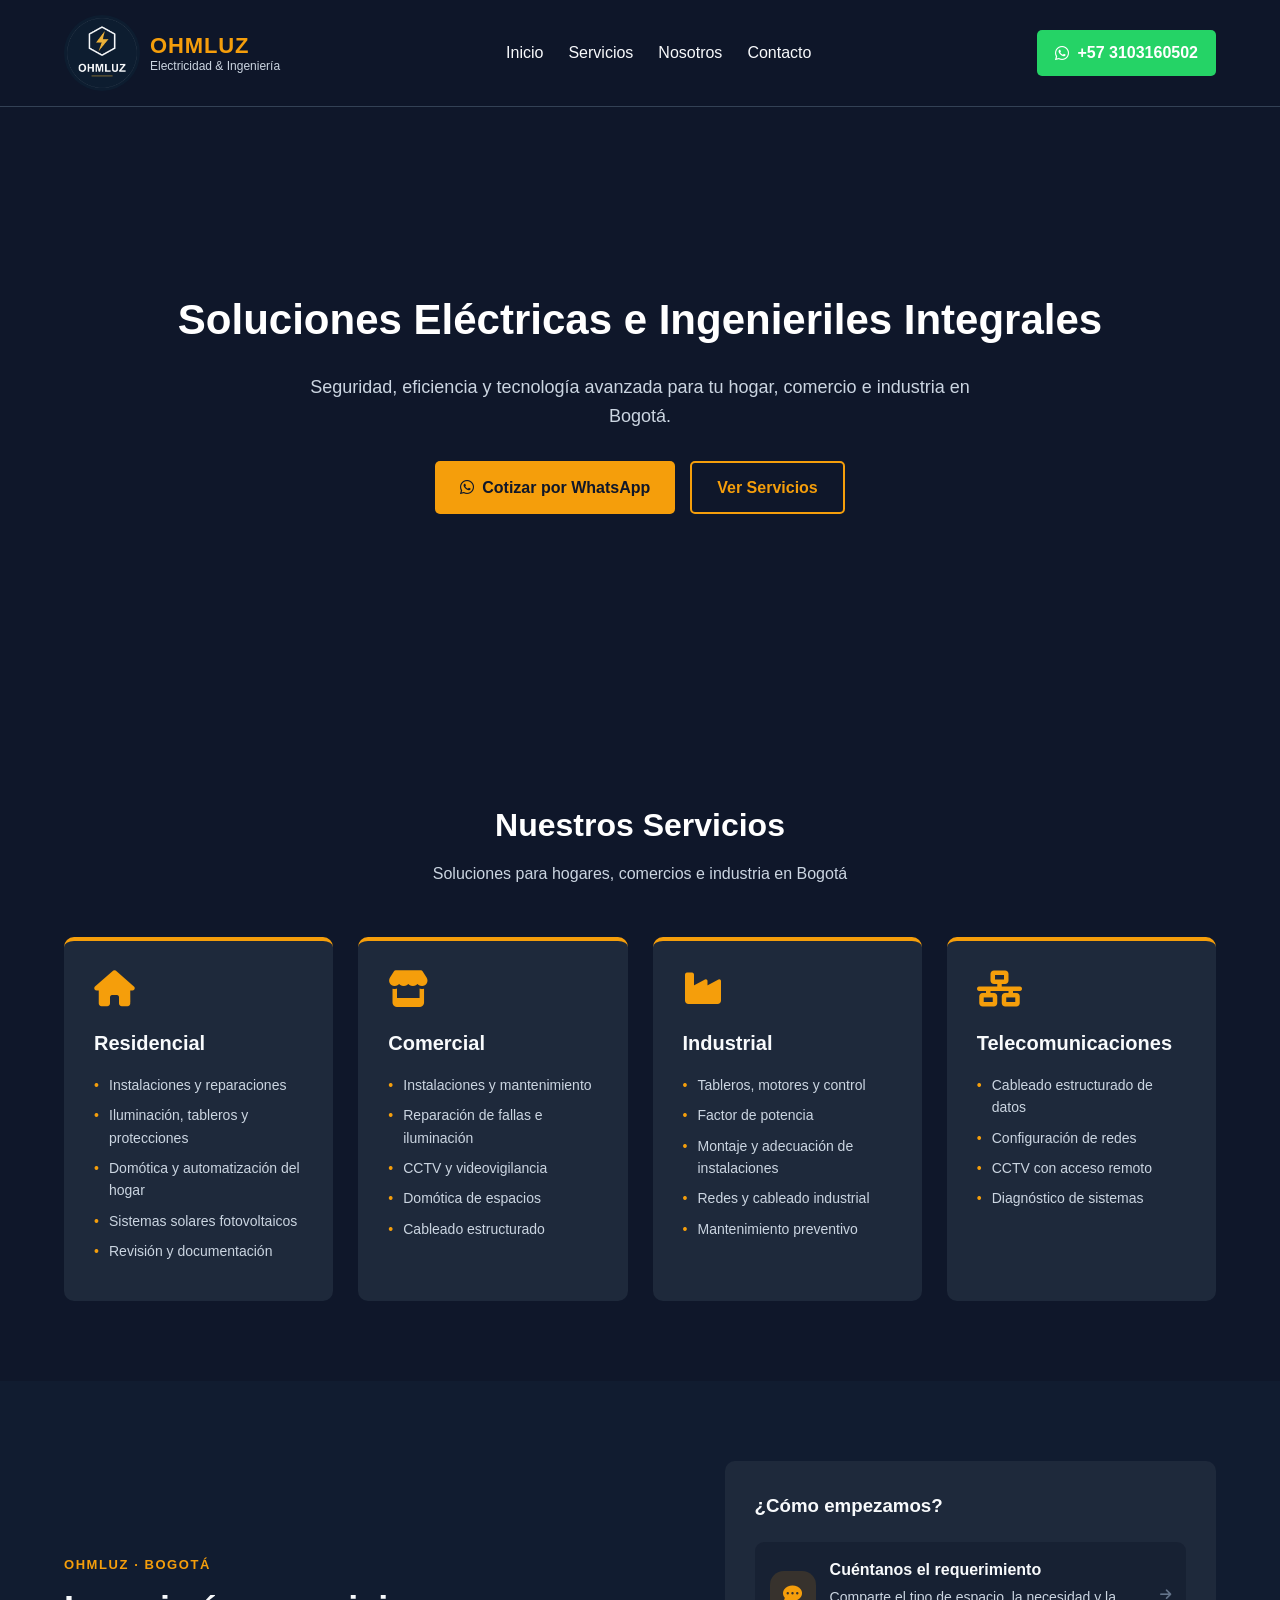
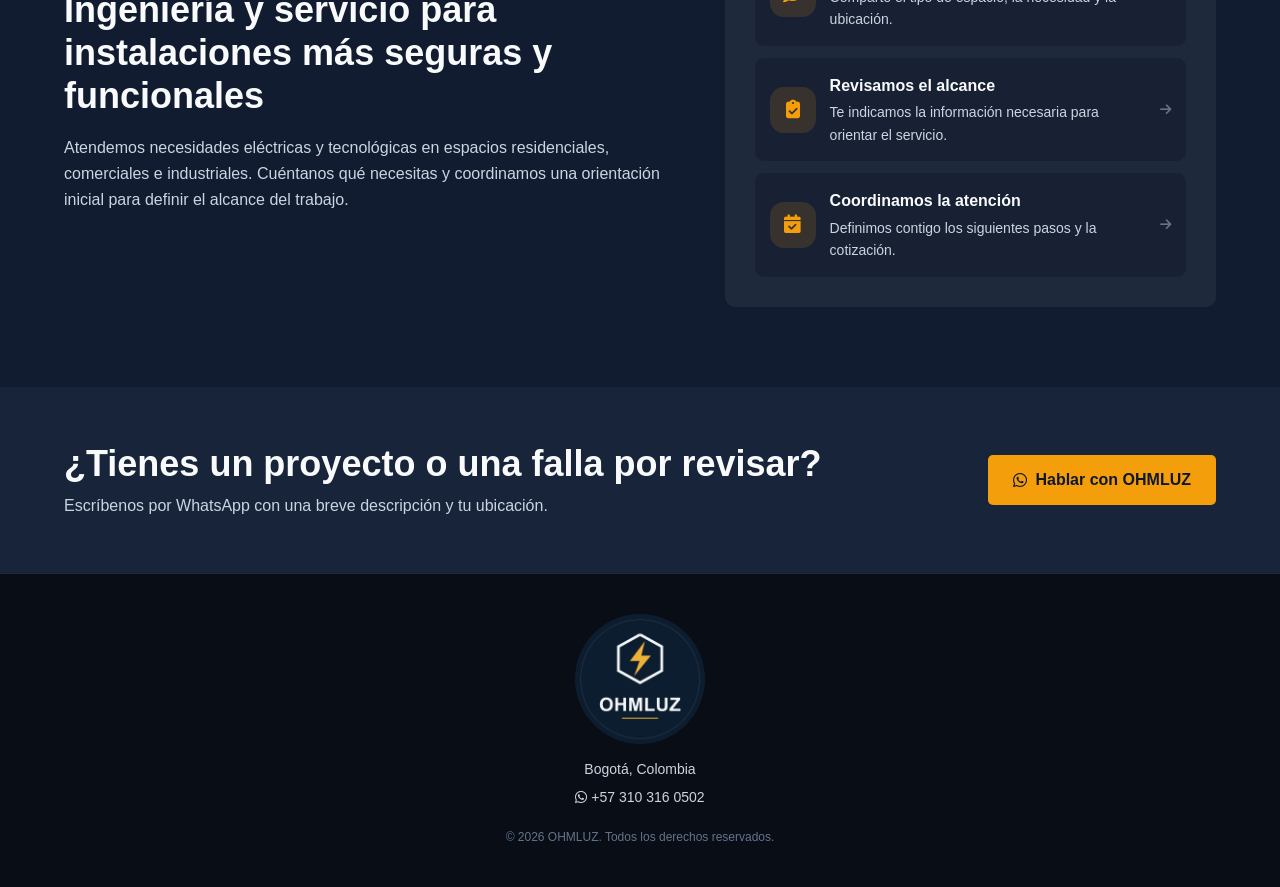
<file: index.html>
<!DOCTYPE html>
<html lang="es">
<head>
    <meta charset="UTF-8">
    <meta name="viewport" content="width=device-width, initial-scale=1.0">
    <title>OHMLUZ | Soluciones Eléctricas e Ingenieriles en Bogotá</title>
    <link rel="stylesheet" href="css/style.css">
    <link rel="stylesheet" href="https://cdnjs.cloudflare.com/ajax/libs/font-awesome/6.4.0/css/all.min.css">
</head>
<body>
    <!-- Header -->
    <header>
        <div class="container navbar">
            <div class="logo">
                <a class="logo-brand" href="#inicio" aria-label="OHMLUZ, inicio">
                    <img src="assets/logo-ohmluz.jpg" alt="Logo de OHMLUZ" width="76" height="76">
                    <span class="logo-copy"><strong>OHMLUZ</strong><span>Electricidad &amp; Ingeniería</span></span>
                </a>
            </div>
            <button class="menu-toggle" type="button" aria-expanded="false" aria-controls="site-navigation" aria-label="Abrir menú">
                <span></span><span></span><span></span>
            </button>
            <nav id="site-navigation">
                <ul>
                    <li><a href="#inicio">Inicio</a></li>
                    <li><a href="#servicios">Servicios</a></li>
                    <li><a href="#nosotros">Nosotros</a></li>
                    <li><a href="#contacto">Contacto</a></li>
                </ul>
            </nav>
            <div class="cta-header">
                <a href="https://wa.me/573103160502?text=Hola%2C%20quiero%20consultar%20por%20un%20servicio%20el%C3%A9ctrico." target="_blank" rel="noopener noreferrer" class="btn-whatsapp">
                    <i class="fab fa-whatsapp"></i> +57 3103160502
                </a>
            </div>
        </div>
    </header>

    <!-- Hero Section -->
    <section id="inicio" class="hero">
        <div class="container hero-content">
            <h1>Soluciones Eléctricas e Ingenieriles Integrales</h1>
            <p>Seguridad, eficiencia y tecnología avanzada para tu hogar, comercio e industria en Bogotá.</p>
            <div class="hero-buttons">
            <a href="https://wa.me/573103160502?text=Hola%2C%20quiero%20cotizar%20un%20servicio.%20Mi%20ubicaci%C3%B3n%20es%3A" target="_blank" rel="noopener noreferrer" class="btn btn-primary"><i class="fab fa-whatsapp"></i> Cotizar por WhatsApp</a>
                <a href="#servicios" class="btn btn-secondary">Ver Servicios</a>
            </div>
        </div>
    </section>

    <!-- Servicios Section -->
    <section id="servicios" class="services">
        <div class="container">
            <div class="section-title">
                <h2>Nuestros Servicios</h2>
                <p>Soluciones para hogares, comercios e industria en Bogotá</p>
            </div>
            <div class="services-grid">
                <div class="service-card">
                    <i class="fas fa-home"></i>
                    <h3>Residencial</h3>
                    <ul>
                        <li>Instalaciones y reparaciones</li>
                        <li>Iluminación, tableros y protecciones</li>
                        <li>Domótica y automatización del hogar</li>
                        <li>Sistemas solares fotovoltaicos</li>
                        <li>Revisión y documentación</li>
                    </ul>
                </div>
                <div class="service-card">
                    <i class="fas fa-store"></i>
                    <h3>Comercial</h3>
                    <ul>
                        <li>Instalaciones y mantenimiento</li>
                        <li>Reparación de fallas e iluminación</li>
                        <li>CCTV y videovigilancia</li>
                        <li>Domótica de espacios</li>
                        <li>Cableado estructurado</li>
                    </ul>
                </div>
                <div class="service-card">
                    <i class="fas fa-industry"></i>
                    <h3>Industrial</h3>
                    <ul>
                        <li>Tableros, motores y control</li>
                        <li>Factor de potencia</li>
                        <li>Montaje y adecuación de instalaciones</li>
                        <li>Redes y cableado industrial</li>
                        <li>Mantenimiento preventivo</li>
                    </ul>
                </div>
                <div class="service-card">
                    <i class="fas fa-network-wired"></i>
                    <h3>Telecomunicaciones</h3>
                    <ul>
                        <li>Cableado estructurado de datos</li>
                        <li>Configuración de redes</li>
                        <li>CCTV con acceso remoto</li>
                        <li>Diagnóstico de sistemas</li>
                    </ul>
                </div>
            </div>
        </div>
    </section>

    <section id="nosotros" class="about">
        <div class="container about-content">
            <div>
                <p class="eyebrow">OHMLUZ · Bogotá</p>
                <h2>Ingeniería y servicio para instalaciones más seguras y funcionales</h2>
                <p>Atendemos necesidades eléctricas y tecnológicas en espacios residenciales, comerciales e industriales. Cuéntanos qué necesitas y coordinamos una orientación inicial para definir el alcance del trabajo.</p>
            </div>
            <div class="process-card">
                <h3>¿Cómo empezamos?</h3>
                <ol>
                    <li tabindex="0"><span class="step-icon"><i class="fas fa-comment-dots" aria-hidden="true"></i></span><div><strong>Cuéntanos el requerimiento</strong><p>Comparte el tipo de espacio, la necesidad y la ubicación.</p></div><i class="fas fa-arrow-right step-arrow" aria-hidden="true"></i></li>
                    <li tabindex="0"><span class="step-icon"><i class="fas fa-clipboard-check" aria-hidden="true"></i></span><div><strong>Revisamos el alcance</strong><p>Te indicamos la información necesaria para orientar el servicio.</p></div><i class="fas fa-arrow-right step-arrow" aria-hidden="true"></i></li>
                    <li tabindex="0"><span class="step-icon"><i class="fas fa-calendar-check" aria-hidden="true"></i></span><div><strong>Coordinamos la atención</strong><p>Definimos contigo los siguientes pasos y la cotización.</p></div><i class="fas fa-arrow-right step-arrow" aria-hidden="true"></i></li>
                </ol>
            </div>
        </div>
    </section>

    <section class="contact-cta" aria-labelledby="contact-cta-title">
        <div class="container contact-cta-content">
            <div><h2 id="contact-cta-title">¿Tienes un proyecto o una falla por revisar?</h2><p>Escríbenos por WhatsApp con una breve descripción y tu ubicación.</p></div>
            <a href="https://wa.me/573103160502?text=Hola%2C%20necesito%20ayuda%20con%20un%20servicio.%20Descripci%C3%B3n%3A%20%20Ubicaci%C3%B3n%3A" target="_blank" rel="noopener noreferrer" class="btn btn-primary"><i class="fab fa-whatsapp" aria-hidden="true"></i> Hablar con OHMLUZ</a>
        </div>
    </section>

    <!-- Contacto / Footer -->
    <footer id="contacto">
        <div class="container footer-content">
            <div class="footer-info">
                <img class="footer-logo" src="assets/logo-ohmluz.jpg" alt="Logo de OHMLUZ" width="130" height="130" loading="lazy">
                <p>Bogotá, Colombia</p>
                <p><i class="fab fa-whatsapp" aria-hidden="true"></i> <a href="https://wa.me/573103160502" target="_blank" rel="noopener noreferrer">+57 310 316 0502</a></p>
            </div>
            <div class="footer-copy">
                <p>&copy; 2026 OHMLUZ. Todos los derechos reservados.</p>
            </div>
        </div>
    </footer>
    <script>
        const menuToggle = document.querySelector('.menu-toggle');
        const navigation = document.querySelector('#site-navigation');
        menuToggle.addEventListener('click', () => {
            const isOpen = menuToggle.getAttribute('aria-expanded') === 'true';
            menuToggle.setAttribute('aria-expanded', String(!isOpen));
            menuToggle.setAttribute('aria-label', isOpen ? 'Abrir menú' : 'Cerrar menú');
            navigation.classList.toggle('is-open', !isOpen);
        });
        navigation.querySelectorAll('a').forEach(link => link.addEventListener('click', () => {
            menuToggle.setAttribute('aria-expanded', 'false');
            menuToggle.setAttribute('aria-label', 'Abrir menú');
            navigation.classList.remove('is-open');
        }));
    </script>
</body>
</html>
</file>
<file: css/style.css>
:root {
    --primary-dark: #0f172a;
    --accent-yellow: #f59e0b;
    --text-light: #f8fafc;
    --text-gray: #cbd5e1;
    --card-bg: #1e293b;
}

* {
    margin: 0;
    padding: 0;
    box-sizing: border-box;
    font-family: 'Segoe UI', Tahoma, Geneva, Verdana, sans-serif;
}

html { scroll-behavior: smooth; scroll-padding-top: 90px; }
*:focus-visible { outline: 3px solid #fbbf24; outline-offset: 3px; }

body {
    background-color: var(--primary-dark);
    color: var(--text-light);
    line-height: 1.6;
}

.container {
    width: 90%;
    max-width: 1200px;
    margin: 0 auto;
}

header {
    background: rgba(15, 23, 42, 0.95);
    position: fixed;
    width: 100%;
    top: 0;
    z-index: 1000;
    border-bottom: 1px solid #334155;
    padding: 15px 0;
}

.menu-toggle { display: none; }

.navbar {
    display: flex;
    justify-content: space-between;
    align-items: center;
}

.logo-brand { display: flex; align-items: center; gap: 10px; color: inherit; text-decoration: none; }
.logo img { display: block; width: 76px; height: 76px; object-fit: contain; border-radius: 50%; }
.logo-copy { display: flex; flex-direction: column; line-height: 1.25; }
.logo-copy strong { color: var(--accent-yellow); font-size: 22px; letter-spacing: .04em; }
.logo-copy > span { color: var(--text-gray); font-size: 12px; }

nav ul {
    display: flex;
    list-style: none;
    gap: 25px;
}

nav ul li a {
    color: var(--text-light);
    text-decoration: none;
    font-weight: 500;
    transition: color 0.3s;
}

nav ul li a:hover {
    color: var(--accent-yellow);
}

.btn-whatsapp {
    background-color: #25d366;
    color: white;
    padding: 10px 18px;
    border-radius: 5px;
    text-decoration: none;
    font-weight: bold;
    display: flex;
    align-items: center;
    gap: 8px;
    transition: background 0.3s;
}

.btn-whatsapp:hover {
    background-color: #20ba5a;
}

.hero {
    height: 80vh;
    display: flex;
    align-items: center;
    text-align: center;
    background: linear-gradient(rgba(15, 23, 42, 0.85), rgba(15, 23, 42, 0.95)), url('https://images.unsplash.com/photo-1621905251189-08b45d6a269e?auto=format&fit=crop&w=1920&q=80') no-repeat center center/cover;
    padding-top: 80px;
}

.hero-content h1 {
    font-size: 42px;
    margin-bottom: 20px;
    color: white;
}

.hero-content p {
    font-size: 18px;
    color: var(--text-gray);
    margin-bottom: 30px;
    max-width: 700px;
    margin-left: auto;
    margin-right: auto;
}

.hero-buttons {
    display: flex;
    justify-content: center;
    gap: 15px;
}

.btn {
    padding: 12px 25px;
    border-radius: 5px;
    text-decoration: none;
    font-weight: bold;
    display: inline-flex;
    align-items: center;
    gap: 8px;
}

.btn-primary {
    background-color: var(--accent-yellow);
    color: var(--primary-dark);
}

.btn-primary:hover {
    background-color: #d97706;
}

.btn-secondary {
    border: 2px solid var(--accent-yellow);
    color: var(--accent-yellow);
}

.btn-secondary:hover {
    background-color: var(--accent-yellow);
    color: var(--primary-dark);
}

.services {
    padding: 80px 0;
}

.about { padding: 80px 0; background: #111c30; }
.about-content { display: grid; grid-template-columns: 1.1fr .9fr; gap: 60px; align-items: center; }
.eyebrow { color: var(--accent-yellow); font-size: 13px; font-weight: 700; letter-spacing: .12em; text-transform: uppercase; margin-bottom: 12px; }
.about h2, .contact-cta h2 { font-size: clamp(27px, 3vw, 36px); line-height: 1.2; margin-bottom: 18px; }
.about-content > div:first-child > p:last-child, .contact-cta p { color: var(--text-gray); }
.process-card { background: var(--card-bg); padding: 30px; border-radius: 10px; }
.process-card h3 { margin-bottom: 22px; }
.process-card ol { list-style: none; display: grid; gap: 12px; }
.process-card li { display: flex; align-items: center; gap: 14px; position: relative; padding: 14px; border: 1px solid transparent; border-radius: 9px; background: rgba(15, 23, 42, .42); transition: transform .2s ease, border-color .2s ease, background .2s ease; }
.process-card li:hover, .process-card li:focus-visible { transform: translateX(5px); border-color: rgba(245, 158, 11, .55); background: rgba(245, 158, 11, .08); }
.step-icon { flex: 0 0 46px; width: 46px; height: 46px; display: grid; place-items: center; border-radius: 14px; background: rgba(245, 158, 11, .14); color: var(--accent-yellow); font-size: 19px; transition: transform .2s ease, background .2s ease, color .2s ease; }
.process-card li:hover .step-icon, .process-card li:focus-visible .step-icon { transform: rotate(-7deg) scale(1.08); background: var(--accent-yellow); color: var(--primary-dark); }
.process-card li p { color: var(--text-gray); font-size: 14px; margin-top: 3px; }
.step-arrow { margin-left: auto; color: #64748b; font-size: 13px; transition: transform .2s ease, color .2s ease; }
.process-card li:hover .step-arrow, .process-card li:focus-visible .step-arrow { transform: translateX(3px); color: var(--accent-yellow); }
.contact-cta { padding: 55px 0; background: #17243a; }
.contact-cta-content { display: flex; align-items: center; justify-content: space-between; gap: 30px; }
.contact-cta h2 { margin-bottom: 8px; }

.section-title {
    text-align: center;
    margin-bottom: 50px;
}

.section-title h2 {
    font-size: 32px;
    color: white;
    margin-bottom: 10px;
}

.section-title p {
    color: var(--text-gray);
}

.services-grid {
    display: grid;
    grid-template-columns: repeat(auto-fit, minmax(260px, 1fr));
    gap: 25px;
}

.service-card {
    background-color: var(--card-bg);
    padding: 30px;
    border-radius: 10px;
    border-top: 4px solid var(--accent-yellow);
    transition: transform 0.3s;
}

.service-card:hover {
    transform: translateY(-5px);
}

.service-card i {
    font-size: 36px;
    color: var(--accent-yellow);
    margin-bottom: 20px;
}

.service-card h3 {
    margin-bottom: 15px;
    font-size: 20px;
}

.service-card ul {
    list-style: none;
    color: var(--text-gray);
    font-size: 14px;
}

.service-card ul li {
    margin-bottom: 8px;
    position: relative;
    padding-left: 15px;
}

.service-card ul li::before {
    content: "•";
    color: var(--accent-yellow);
    position: absolute;
    left: 0;
}

footer {
    background-color: #090d16;
    padding: 40px 0;
    border-top: 1px solid #1e293b;
    text-align: center;
}

.footer-logo { display: block; width: 130px; height: 130px; object-fit: contain; border-radius: 50%; margin: 0 auto 14px; }

.footer-info p {
    color: var(--text-gray);
    font-size: 14px;
    margin-bottom: 5px;
}
.footer-info a { color: inherit; text-decoration: none; }
.footer-info a:hover { color: var(--accent-yellow); }

.footer-copy {
    margin-top: 20px;
    font-size: 12px;
    color: #64748b;
}

@media (max-width: 768px) {
    html { scroll-padding-top: 76px; }
    header { padding: 10px 0; }
    .navbar { flex-wrap: wrap; }
    .logo img { width: 58px; height: 58px; }
    .logo-copy strong { font-size: 19px; }
    .logo-copy > span { font-size: 11px; }
    .cta-header { display: none; }
    .menu-toggle { display: flex; width: 42px; height: 42px; flex-direction: column; justify-content: center; gap: 5px; align-items: center; border: 1px solid #475569; border-radius: 6px; background: transparent; cursor: pointer; }
    .menu-toggle span { width: 19px; height: 2px; background: var(--text-light); }
    nav { display: none; flex-basis: 100%; }
    nav.is-open { display: block; }
    nav ul { display: flex; flex-direction: column; gap: 0; padding-top: 10px; }
    nav li a { display: block; padding: 11px 4px; }
    .hero-content h1 {
        font-size: 32px;
    }
    .hero { min-height: 80vh; height: auto; padding: 110px 0 60px; }
    .hero-buttons { flex-wrap: wrap; }
    .about-content { grid-template-columns: 1fr; gap: 30px; }
    .contact-cta-content { align-items: flex-start; flex-direction: column; }
}

@media (max-width: 420px) {
    .hero-content h1 { font-size: 29px; }
    .hero-content p { font-size: 16px; }
    .hero-buttons .btn { justify-content: center; width: 100%; }
    .service-card { padding: 24px; }
}

@media (prefers-reduced-motion: reduce) {
    html { scroll-behavior: auto; }
    *, *::before, *::after { transition-duration: .01ms !important; animation-duration: .01ms !important; }
}
</file>
